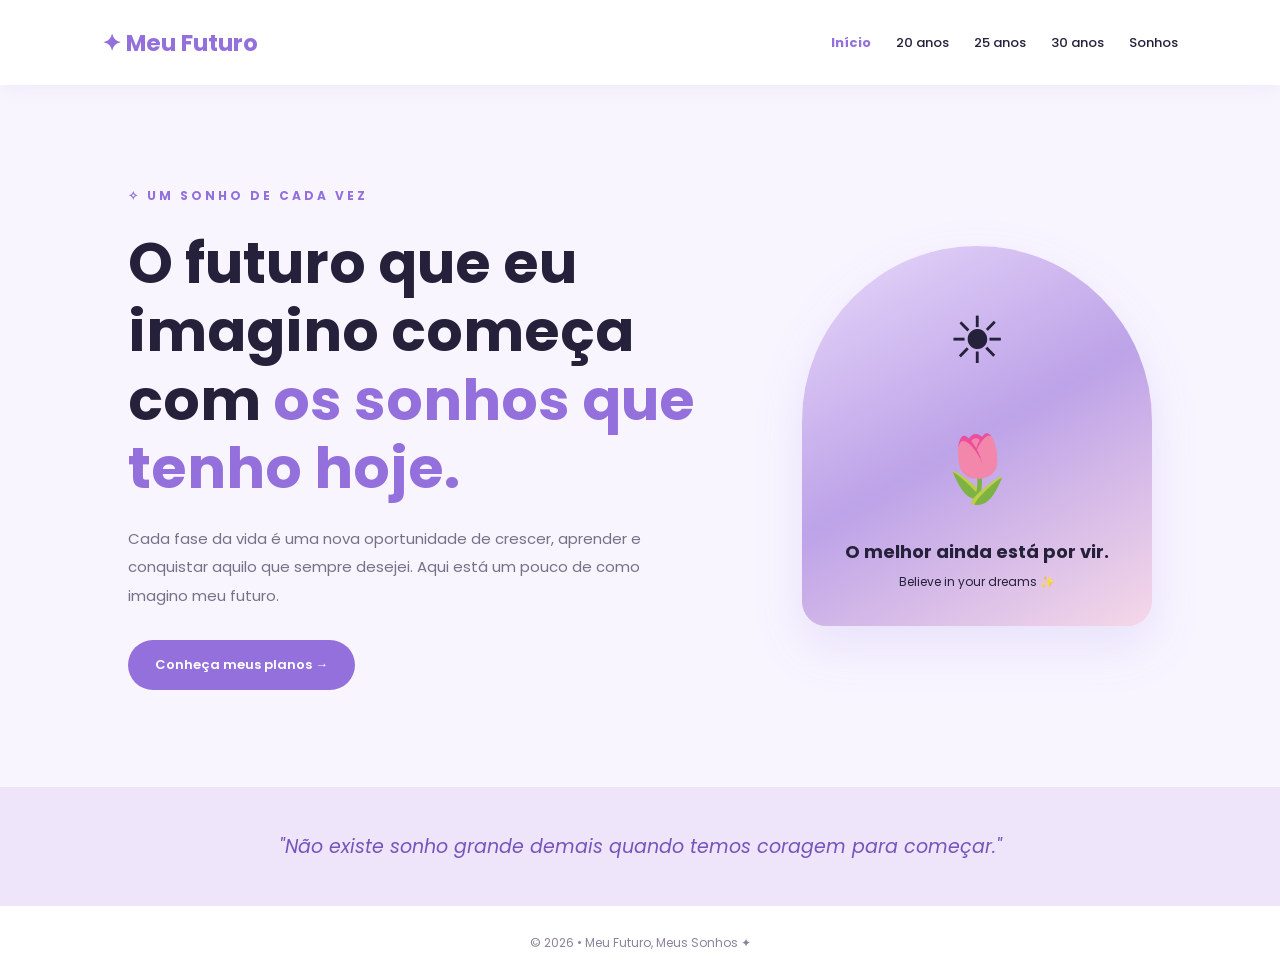
<file: index.html>
<!DOCTYPE html>
<html lang="pt-br">
<head>
  <meta charset="UTF-8">
  <meta name="viewport" content="width=device-width, initial-scale=1.0">
  <title>Meu Futuro | Meus Sonhos</title>
  <link rel="stylesheet" href="style.css">
  <link href="https://fonts.googleapis.com/css2?family=Poppins:wght@300;400;500;600;700&display=swap" rel="stylesheet">
</head>
<body>
  <header>
    <a class="logo" href="index.html">✦ Meu Futuro</a>
    <nav>
      <a href="index.html">Início</a>
      <a href="20anos.html">20 anos</a>
      <a href="25anos.html">25 anos</a>
      <a href="30anos.html">30 anos</a>
      <a href="futuro.html">Sonhos</a>
    </nav>
  </header>

  <main class="hero">
    <div class="hero-text">
      <span class="tag">✧ UM SONHO DE CADA VEZ</span>
      <h1>O futuro que eu imagino começa com <span>os sonhos que tenho hoje.</span></h1>
      <p>
        Cada fase da vida é uma nova oportunidade de crescer,
        aprender e conquistar aquilo que sempre desejei.
        Aqui está um pouco de como imagino meu futuro.
      </p>
      <a href="20anos.html" class="btn">Conheça meus planos →</a>
    </div>
    <div class="hero-image">
      <div class="image-card">
        <div class="sun">☀</div>
        <div class="landscape">🌷</div>
        <h3>O melhor ainda está por vir.</h3>
        <p>Believe in your dreams ✨</p>
      </div>
    </div>
  </main>

  <section class="quote">
    "Não existe sonho grande demais quando temos coragem para começar."
  </section>

  <footer>© 2026 • Meu Futuro, Meus Sonhos ✦</footer>
  <script src="script.js"></script>
</body>
</html>
</file>
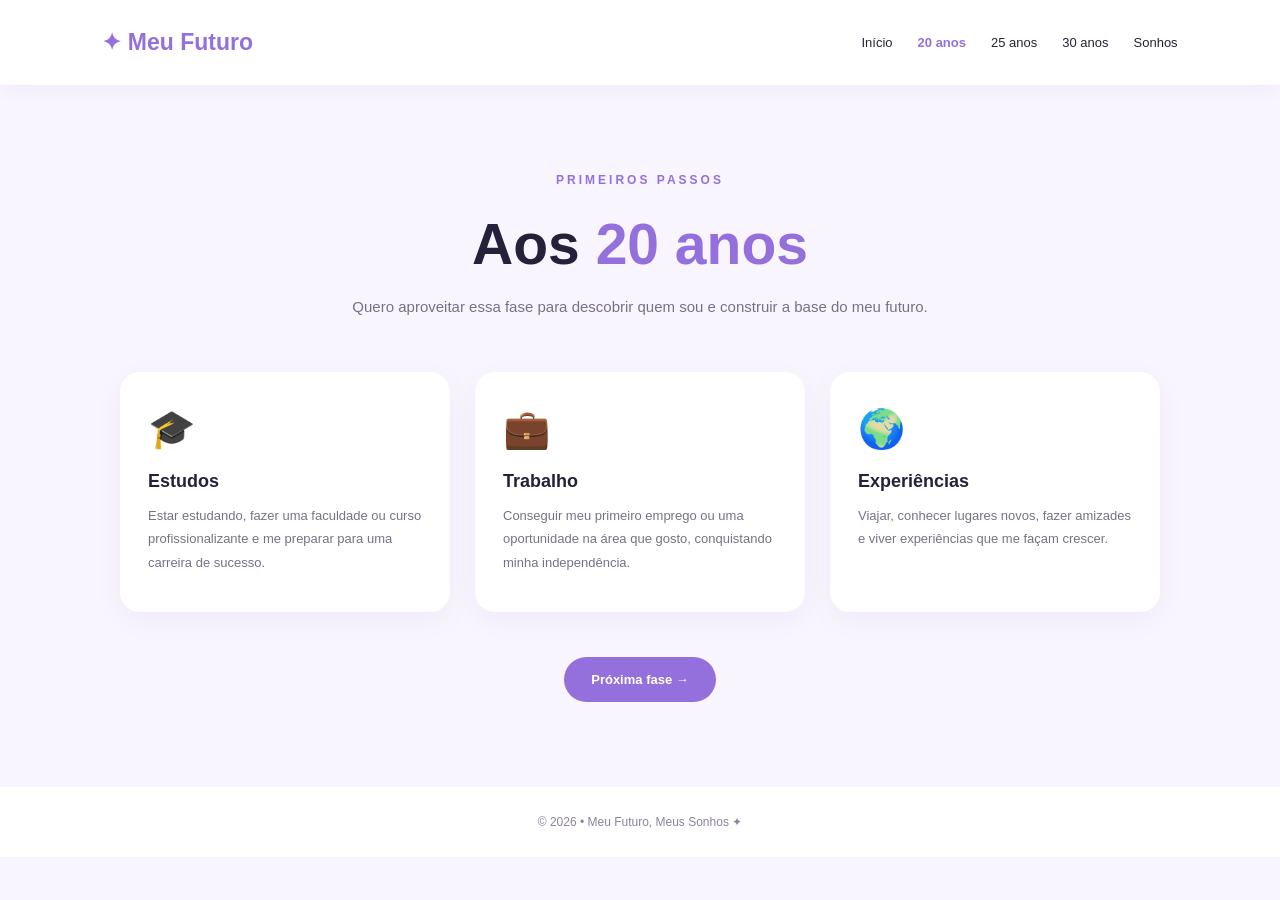
<file: 20anos.html>
<!DOCTYPE html>
<html lang="pt-br">
<head>
  <meta charset="UTF-8">
  <meta name="viewport" content="width=device-width, initial-scale=1.0">
  <title>Aos 20 anos | Meu Futuro</title>
  <link rel="stylesheet" href="style.css">
</head>
<body>
<header>
  <a class="logo" href="index.html">✦ Meu Futuro</a>
  <nav>
    <a href="index.html">Início</a>
    <a href="20anos.html">20 anos</a>
    <a href="25anos.html">25 anos</a>
    <a href="30anos.html">30 anos</a>
    <a href="futuro.html">Sonhos</a>
  </nav>
</header>

<section class="page">
  <span class="tag">PRIMEIROS PASSOS</span>
  <h1>Aos <span>20 anos</span></h1>
  <p class="intro">Quero aproveitar essa fase para descobrir quem sou e construir a base do meu futuro.</p>

  <div class="cards">
    <article class="card">
      <div class="emoji">🎓</div>
      <h3>Estudos</h3>
      <p>Estar estudando, fazer uma faculdade ou curso profissionalizante e me preparar para uma carreira de sucesso.</p>
    </article>
    <article class="card">
      <div class="emoji">💼</div>
      <h3>Trabalho</h3>
      <p>Conseguir meu primeiro emprego ou uma oportunidade na área que gosto, conquistando minha independência.</p>
    </article>
    <article class="card">
      <div class="emoji">🌍</div>
      <h3>Experiências</h3>
      <p>Viajar, conhecer lugares novos, fazer amizades e viver experiências que me façam crescer.</p>
    </article>
  </div>
  <a class="btn" href="25anos.html">Próxima fase →</a>
</section>
<footer>© 2026 • Meu Futuro, Meus Sonhos ✦</footer>
<script src="script.js"></script>
</body>
</html>
</file>
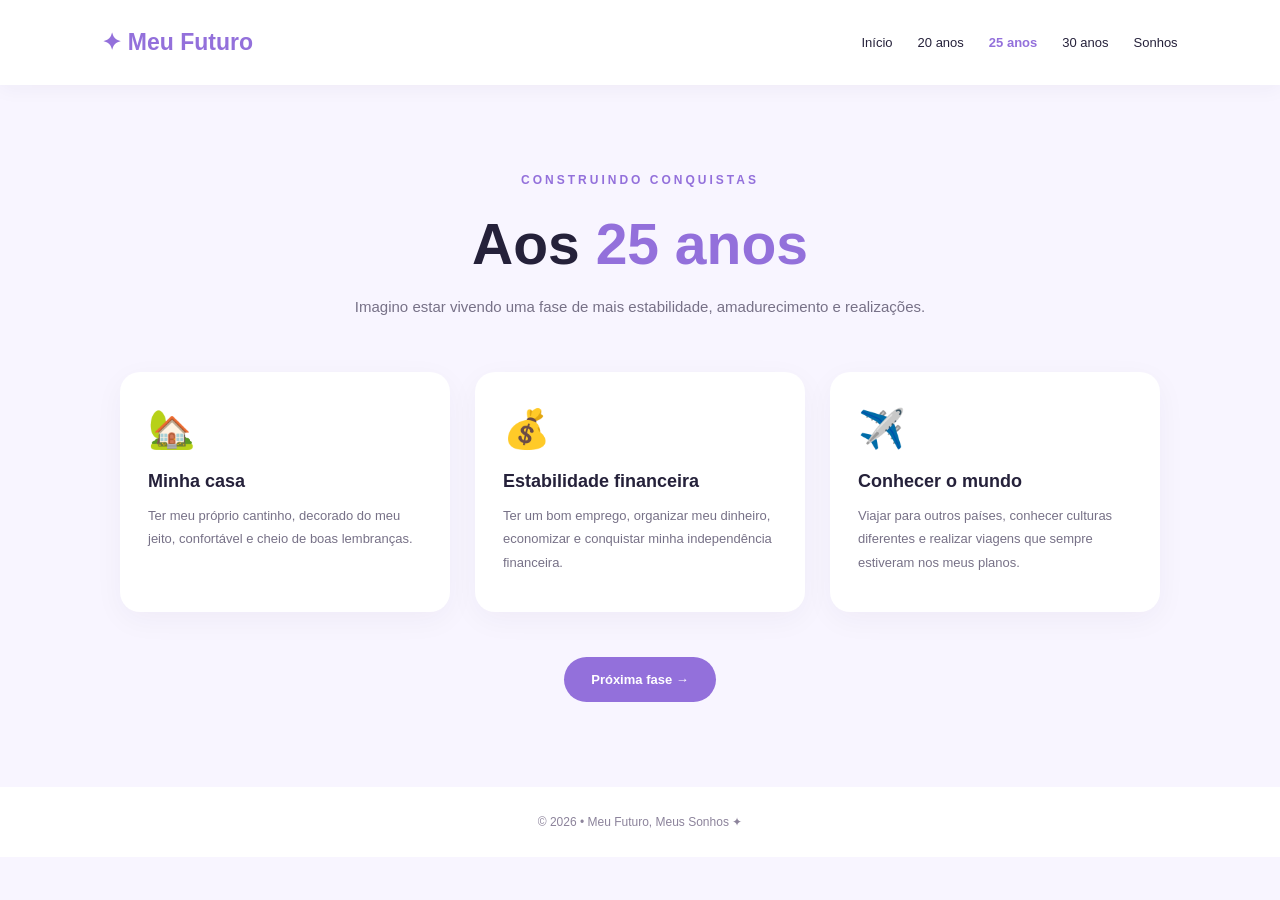
<file: 25anos.html>
<!DOCTYPE html>
<html lang="pt-br">
<head>
  <meta charset="UTF-8">
  <meta name="viewport" content="width=device-width, initial-scale=1.0">
  <title>Aos 25 anos | Meu Futuro</title>
  <link rel="stylesheet" href="style.css">
</head>
<body>
<header>
  <a class="logo" href="index.html">✦ Meu Futuro</a>
  <nav>
    <a href="index.html">Início</a>
    <a href="20anos.html">20 anos</a>
    <a href="25anos.html">25 anos</a>
    <a href="30anos.html">30 anos</a>
    <a href="futuro.html">Sonhos</a>
  </nav>
</header>

<section class="page">
  <span class="tag">CONSTRUINDO CONQUISTAS</span>
  <h1>Aos <span>25 anos</span></h1>
  <p class="intro">Imagino estar vivendo uma fase de mais estabilidade, amadurecimento e realizações.</p>

  <div class="cards">
    <article class="card">
      <div class="emoji">🏡</div>
      <h3>Minha casa</h3>
      <p>Ter meu próprio cantinho, decorado do meu jeito, confortável e cheio de boas lembranças.</p>
    </article>
    <article class="card">
      <div class="emoji">💰</div>
      <h3>Estabilidade financeira</h3>
      <p>Ter um bom emprego, organizar meu dinheiro, economizar e conquistar minha independência financeira.</p>
    </article>
    <article class="card">
      <div class="emoji">✈️</div>
      <h3>Conhecer o mundo</h3>
      <p>Viajar para outros países, conhecer culturas diferentes e realizar viagens que sempre estiveram nos meus planos.</p>
    </article>
  </div>
  <a class="btn" href="30anos.html">Próxima fase →</a>
</section>
<footer>© 2026 • Meu Futuro, Meus Sonhos ✦</footer>
<script src="script.js"></script>
</body>
</html>
</file>
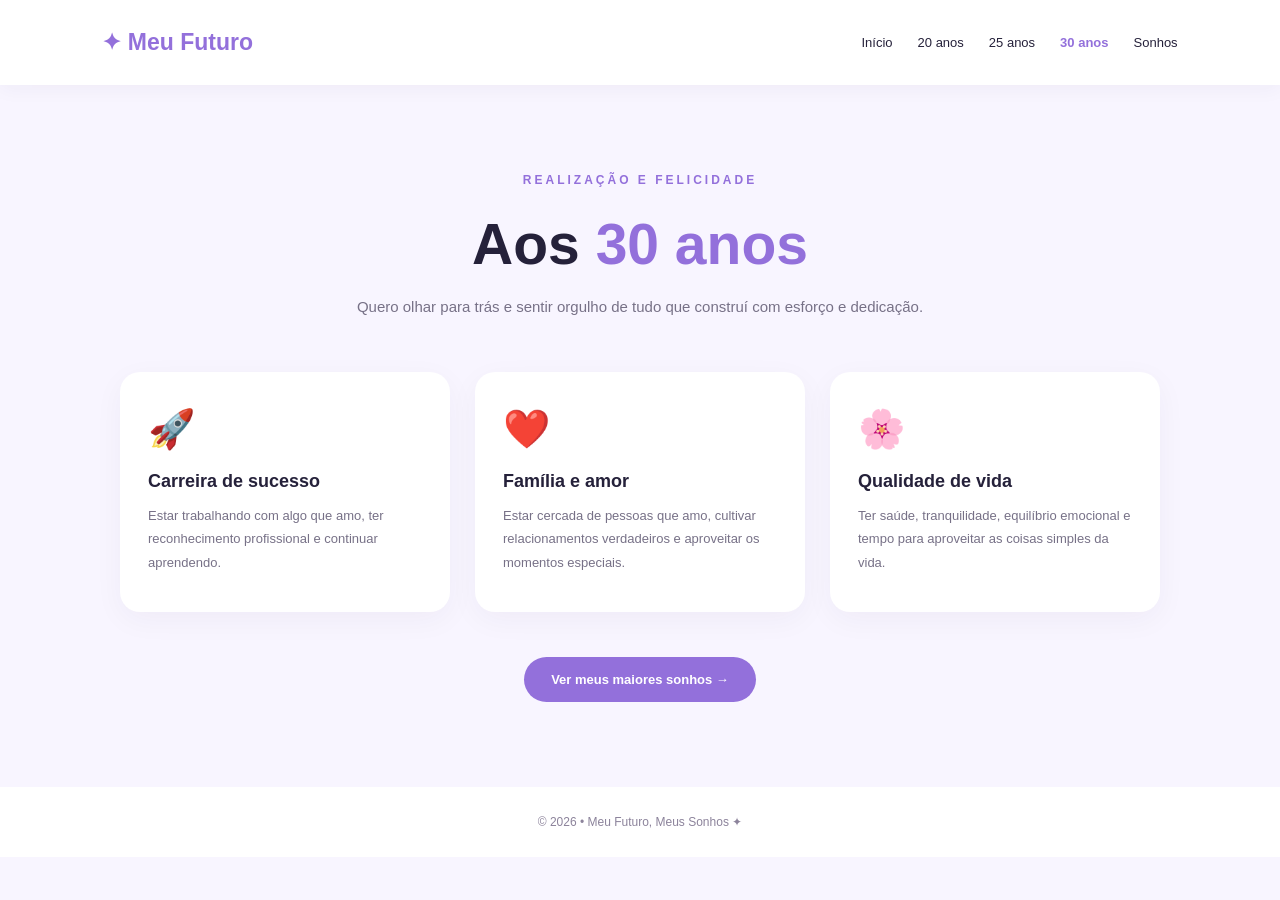
<file: 30anos.html>
<!DOCTYPE html>
<html lang="pt-br">
<head>
  <meta charset="UTF-8">
  <meta name="viewport" content="width=device-width, initial-scale=1.0">
  <title>Aos 30 anos | Meu Futuro</title>
  <link rel="stylesheet" href="style.css">
</head>
<body>
<header>
  <a class="logo" href="index.html">✦ Meu Futuro</a>
  <nav>
    <a href="index.html">Início</a>
    <a href="20anos.html">20 anos</a>
    <a href="25anos.html">25 anos</a>
    <a href="30anos.html">30 anos</a>
    <a href="futuro.html">Sonhos</a>
  </nav>
</header>

<section class="page">
  <span class="tag">REALIZAÇÃO E FELICIDADE</span>
  <h1>Aos <span>30 anos</span></h1>
  <p class="intro">Quero olhar para trás e sentir orgulho de tudo que construí com esforço e dedicação.</p>

  <div class="cards">
    <article class="card">
      <div class="emoji">🚀</div>
      <h3>Carreira de sucesso</h3>
      <p>Estar trabalhando com algo que amo, ter reconhecimento profissional e continuar aprendendo.</p>
    </article>
    <article class="card">
      <div class="emoji">❤️</div>
      <h3>Família e amor</h3>
      <p>Estar cercada de pessoas que amo, cultivar relacionamentos verdadeiros e aproveitar os momentos especiais.</p>
    </article>
    <article class="card">
      <div class="emoji">🌸</div>
      <h3>Qualidade de vida</h3>
      <p>Ter saúde, tranquilidade, equilíbrio emocional e tempo para aproveitar as coisas simples da vida.</p>
    </article>
  </div>
  <a class="btn" href="futuro.html">Ver meus maiores sonhos →</a>
</section>
<footer>© 2026 • Meu Futuro, Meus Sonhos ✦</footer>
<script src="script.js"></script>
</body>
</html>
</file>
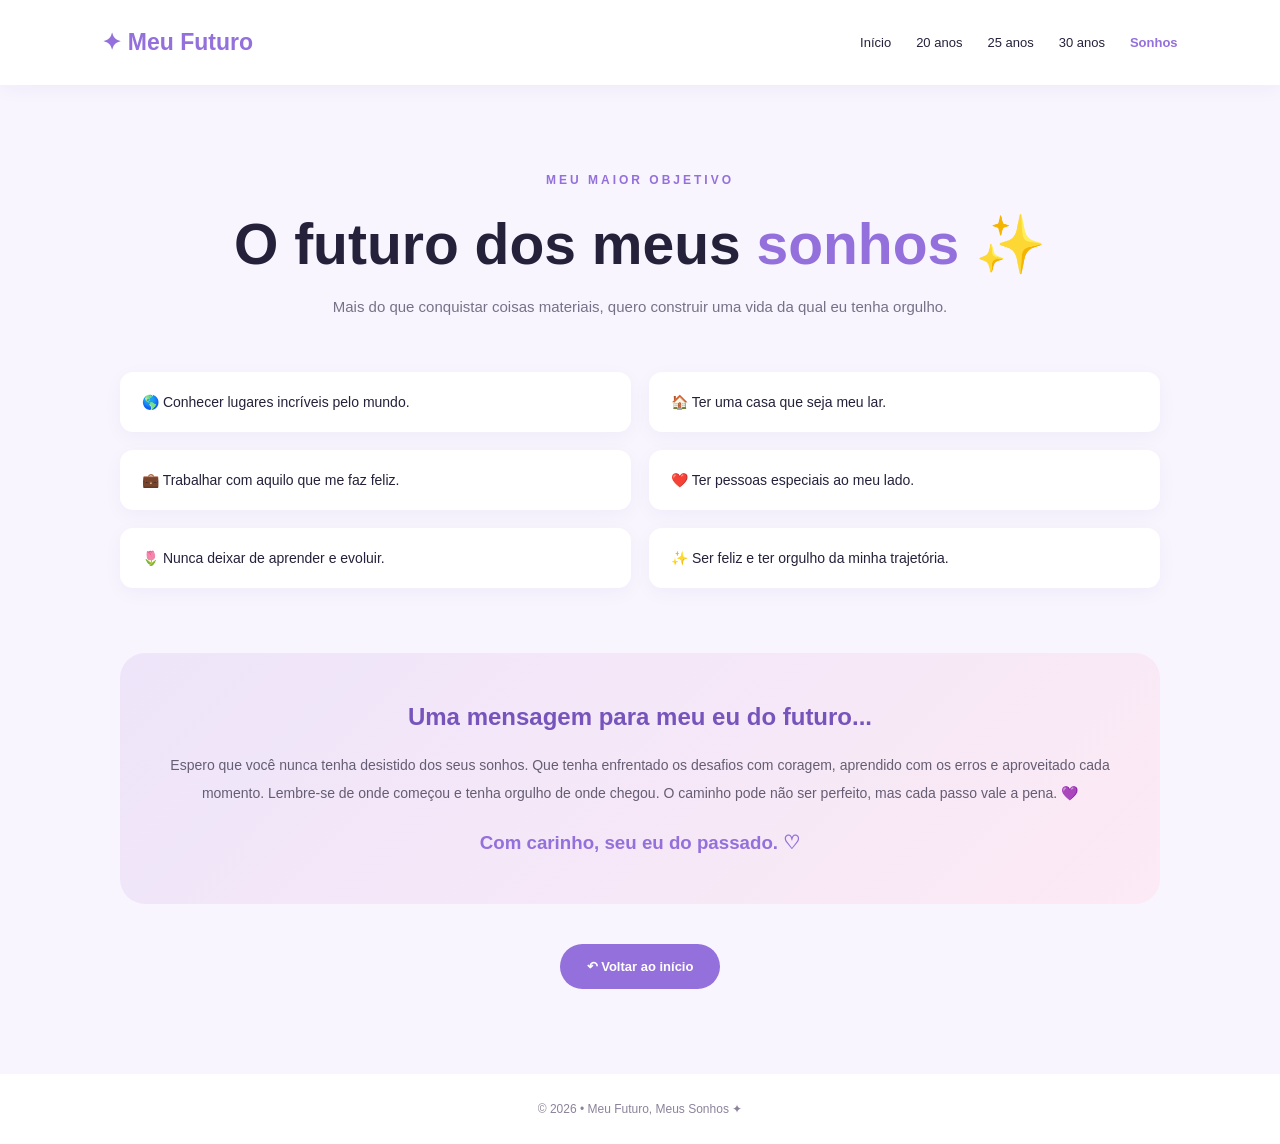
<file: futuro.html>
<!DOCTYPE html>
<html lang="pt-br">
<head>
  <meta charset="UTF-8">
  <meta name="viewport" content="width=device-width, initial-scale=1.0">
  <title>Meus Sonhos | Meu Futuro</title>
  <link rel="stylesheet" href="style.css">
</head>
<body>
<header>
  <a class="logo" href="index.html">✦ Meu Futuro</a>
  <nav>
    <a href="index.html">Início</a>
    <a href="20anos.html">20 anos</a>
    <a href="25anos.html">25 anos</a>
    <a href="30anos.html">30 anos</a>
    <a href="futuro.html">Sonhos</a>
  </nav>
</header>

<section class="page">
  <span class="tag">MEU MAIOR OBJETIVO</span>
  <h1>O futuro dos meus <span>sonhos ✨</span></h1>
  <p class="intro">Mais do que conquistar coisas materiais, quero construir uma vida da qual eu tenha orgulho.</p>

  <div class="dream-list">
    <div>🌎 Conhecer lugares incríveis pelo mundo.</div>
    <div>🏠 Ter uma casa que seja meu lar.</div>
    <div>💼 Trabalhar com aquilo que me faz feliz.</div>
    <div>❤️ Ter pessoas especiais ao meu lado.</div>
    <div>🌷 Nunca deixar de aprender e evoluir.</div>
    <div>✨ Ser feliz e ter orgulho da minha trajetória.</div>
  </div>

  <div class="final-message">
    <h2>Uma mensagem para meu eu do futuro...</h2>
    <p>Espero que você nunca tenha desistido dos seus sonhos. Que tenha enfrentado os desafios com coragem, aprendido com os erros e aproveitado cada momento. Lembre-se de onde começou e tenha orgulho de onde chegou. O caminho pode não ser perfeito, mas cada passo vale a pena. 💜</p>
    <h3>Com carinho, seu eu do passado. ♡</h3>
  </div>
  <a href="index.html" class="btn">↶ Voltar ao início</a>
</section>
<footer>© 2026 • Meu Futuro, Meus Sonhos ✦</footer>
<script src="script.js"></script>
</body>
</html>
</file>
<file: style.css>
* {
  margin: 0;
  padding: 0;
  box-sizing: border-box;
}

:root {
  --purple: #9370db;
  --dark: #25213a;
  --light: #f8f5ff;
  --pink: #e9c8ef;
}

body {
  font-family: 'Poppins', sans-serif;
  background: var(--light);
  color: var(--dark);
  min-height: 100vh;
}

header {
  min-height: 85px;
  padding: 20px 8%;
  display: flex;
  justify-content: space-between;
  align-items: center;
  gap: 20px;
  background: white;
  box-shadow: 0 3px 20px #32204b0c;
  flex-wrap: wrap;
}

.logo {
  color: var(--purple);
  font-size: 23px;
  font-weight: 700;
  text-decoration: none;
}

nav {
  display: flex;
  gap: 25px;
  flex-wrap: wrap;
}

nav a {
  color: var(--dark);
  text-decoration: none;
  font-size: 13px;
  font-weight: 500;
  transition: .3s;
}

nav a:hover {
  color: var(--purple);
}

.hero {
  min-height: 78vh;
  display: flex;
  align-items: center;
  justify-content: space-between;
  padding: 70px 10%;
  gap: 60px;
}

.hero-text {
  max-width: 570px;
}

.tag {
  color: var(--purple);
  font-size: 12px;
  letter-spacing: 3px;
  font-weight: 700;
}

h1 {
  font-size: clamp(36px, 5vw, 57px);
  line-height: 1.2;
  margin: 22px 0;
}

h1 span {
  color: var(--purple);
}

.hero-text p, .intro {
  color: #777187;
  line-height: 1.9;
  font-size: 15px;
  margin-bottom: 30px;
}

.btn {
  display: inline-block;
  background: var(--purple);
  color: white;
  text-decoration: none;
  padding: 15px 27px;
  border-radius: 30px;
  font-size: 13px;
  font-weight: 600;
  transition: .3s;
  border: none;
  cursor: pointer;
}

.btn:hover {
  transform: translateY(-4px);
  background: #7654bc;
  box-shadow: 0 10px 25px #9370db50;
}

.hero-image {
  width: 350px;
  max-width: 100%;
}

.image-card {
  height: 380px;
  border-radius: 180px 180px 25px 25px;
  background: linear-gradient(150deg, #e8d8fa, #bda3e8, #f5d8e8);
  display: flex;
  flex-direction: column;
  justify-content: flex-end;
  align-items: center;
  padding: 35px;
  box-shadow: 0 20px 50px #9370db25;
  text-align: center;
}

.sun {
  font-size: 65px;
  margin-bottom: 30px;
  animation: float 3s infinite ease-in-out;
}

.landscape {
  font-size: 65px;
  margin-bottom: 20px;
}

.image-card h3 {
  font-size: 18px;
}

.image-card p {
  font-size: 12px;
  margin-top: 8px;
}

.quote {
  background: #eee5fa;
  padding: 45px 10%;
  text-align: center;
  color: #7654bc;
  font-size: 19px;
  font-style: italic;
}

.page {
  max-width: 1100px;
  margin: auto;
  padding: 85px 30px;
  text-align: center;
}

.page h1 {
  margin-bottom: 15px;
}

.intro {
  max-width: 650px;
  margin: 0 auto 50px;
}

.cards {
  display: grid;
  grid-template-columns: repeat(3, 1fr);
  gap: 25px;
  margin-bottom: 45px;
  text-align: left;
}

.card {
  background: white;
  padding: 35px 28px;
  border-radius: 20px;
  box-shadow: 0 8px 30px #3020440b;
  transition: .3s;
  border-bottom: 3px solid transparent;
}

.card:hover {
  transform: translateY(-8px);
  border-color: var(--purple);
  box-shadow: 0 15px 35px #9370db20;
}

.emoji {
  font-size: 38px;
  margin-bottom: 20px;
}

.card h3 {
  margin-bottom: 12px;
  font-size: 18px;
}

.card p {
  color: #777187;
  line-height: 1.8;
  font-size: 13px;
}

.dream-list {
  display: grid;
  grid-template-columns: repeat(2, 1fr);
  gap: 18px;
  margin: 40px 0 65px;
  text-align: left;
}

.dream-list div {
  background: white;
  padding: 22px;
  border-radius: 13px;
  font-size: 14px;
  box-shadow: 0 5px 20px #32204b0a;
}

.final-message {
  background: linear-gradient(135deg, #eee5fa, #fceaf5);
  padding: 50px;
  border-radius: 25px;
  margin-bottom: 40px;
}

.final-message h2 {
  color: #7654bc;
  margin-bottom: 20px;
}

.final-message p {
  color: #655d73;
  line-height: 2;
  font-size: 14px;
}

.final-message h3 {
  margin-top: 25px;
  color: #9370db;
}

footer {
  text-align: center;
  padding: 28px;
  color: #8c839b;
  font-size: 12px;
  background: white;
}

@keyframes float {
  0%, 100% { transform: translateY(0); }
  50% { transform: translateY(-12px); }
}

@media(max-width: 800px) {
  header {
    justify-content: center;
  }

  nav {
    justify-content: center;
    gap: 14px;
  }

  .hero {
    flex-direction: column;
    text-align: center;
    padding: 55px 8%;
  }

  .cards {
    grid-template-columns: 1fr;
  }

  .dream-list {
    grid-template-columns: 1fr;
  }

  .final-message {
    padding: 30px 20px;
  }
}
</file>
